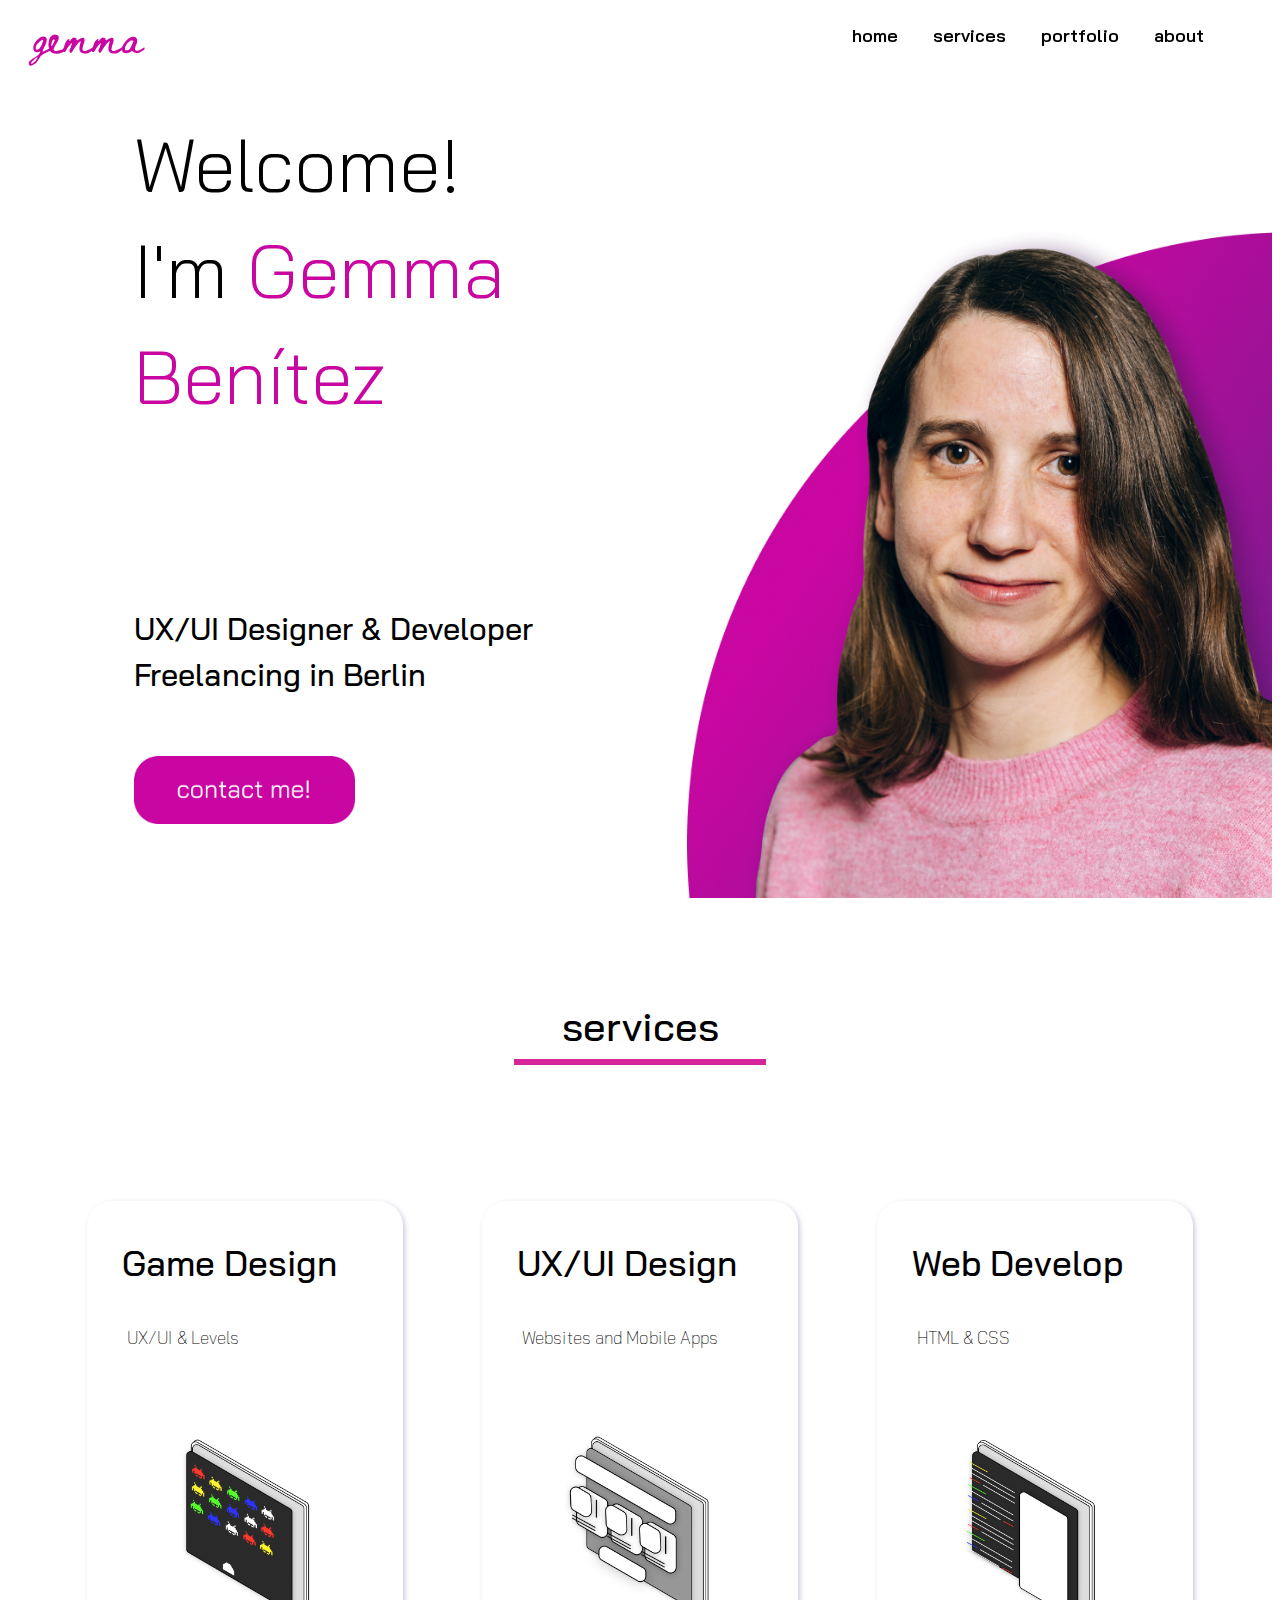
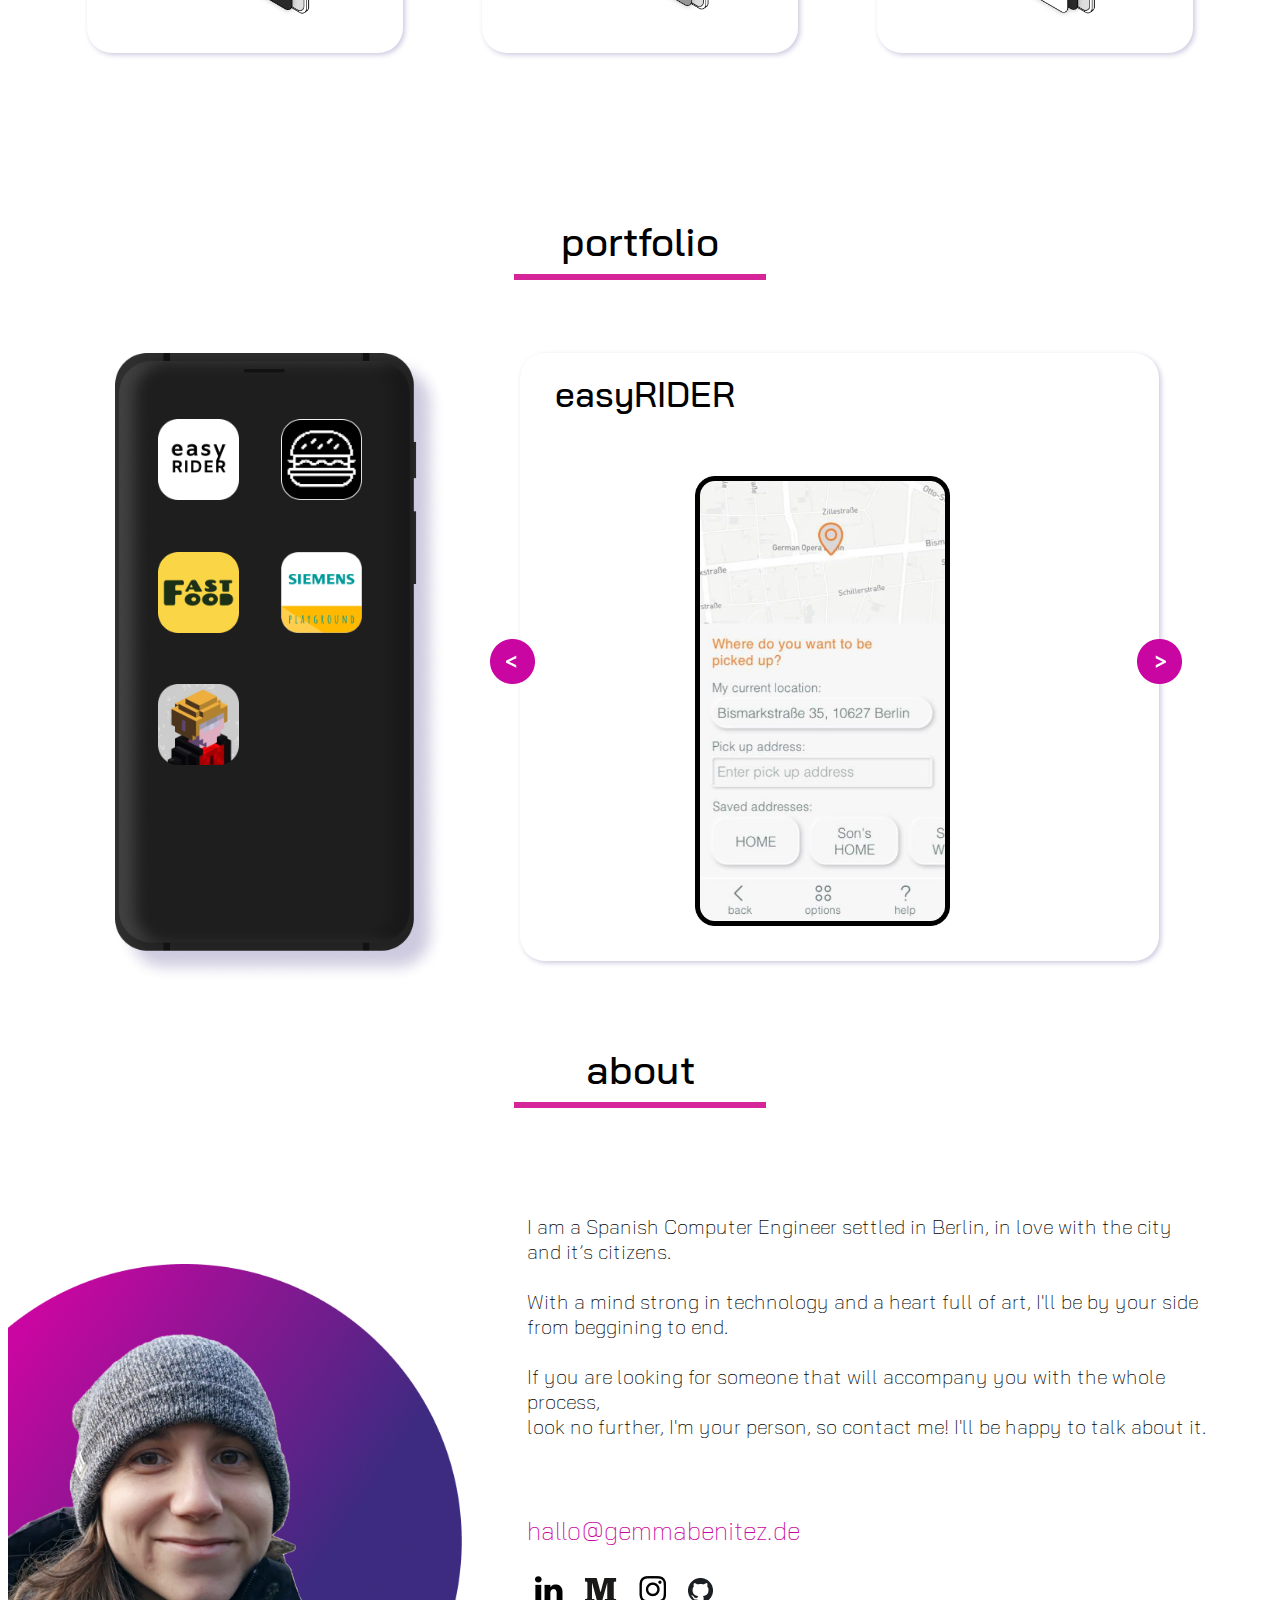
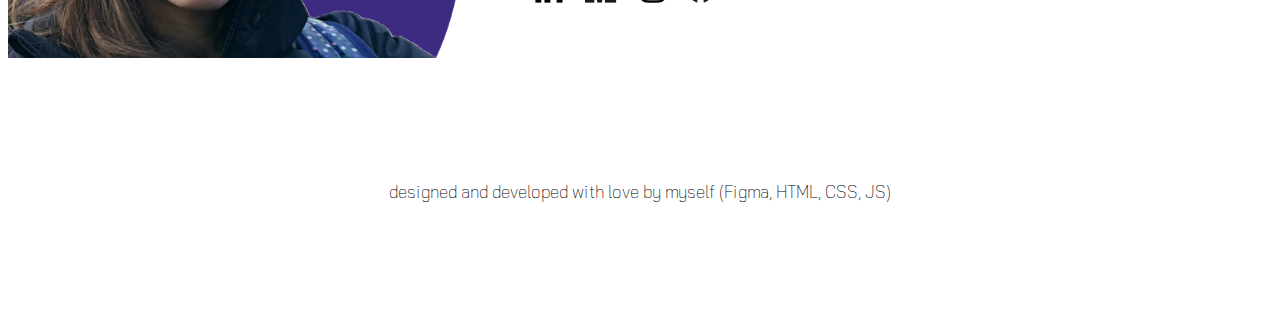
<file: index.html>
<!DOCTYPE html>

<html lang="en">
  <head>
    <title>Gemma Benitez</title>
    <meta charset="utf-8">
    <meta http-equiv="X-UA-Compatible" content="IE=edge">
    <meta name="viewport" content="width=device-width, initial-scale=1">
    <meta name="author" content="Gemma Benitez">
    <meta property="og:title" content="Gemma Benitez Portfolio">
    <meta property="og:description" content="UX/UI Designer & Developer, Freelancing in Berlin looking for new challenges">
    <meta property="og:image" content="http://gemmabenitez.de/media/preview.png">
    <link rel="icon" href="media/favicon-192.png">
    
    <!-- import the webpage's stylesheet -->
    <link rel="stylesheet" href="style.css">
    <link rel="stylesheet" href="https://fonts.googleapis.com/css?family=Poiret+One|Roboto:300&display=swap" >
    <link rel="stylesheet" href="https://fonts.googleapis.com/css2?family=Beth+Ellen&display=swap" >
    <link rel="stylesheet" href="https://fonts.googleapis.com/css2?family=Bai+Jamjuree:wght@200;300;500;600&family=Beth+Ellen&display=swap" >
    
	<script src="script.js" defer></script>

  </head>  
  
  <header>
    <!-- Top Nav -->
    <nav>
      <div id="icon">
        <a href="#linktotop">gemma</a>

      </div>
      <div id="topSocial">
        <a href="#linktotop">home</a>
        <a href="#linktoservices">services</a>      
        <a href="#linktoportfolio">portfolio</a>
        <a href="#linkaboutme">about</a> 
        <!-- <a href="#linktocontat">contact</a> -->
      </div>
    </nav>
  </header>

  <body>
    <!-- BIG TITLE -->
    <a id="linktotop"></a>  
    
    <div id="bigTitleContainer">
      <div id="bigTitleContinerLeft">
        <div id="bigTitle">
          <p>
         Welcome! </br>
         I'm <a href="#linkaboutme" >Gemma Ben&iacutetez</a>
        </p>
       </div>
       <div id="smallTitle">
         <p>
         UX/UI Designer & Developer </br>
         Freelancing in Berlin</br> 
        </p>
        <a href="#linkaboutme"><img src="media/Button.png" alt="contact me!" ></a>
       </div>
     </div>
      <div id="bigimage">
        <img src="media/bigimage.png" alt="Profile Picture" >
      </div>
    </div>

    <!--SERVICES-->
    <a id="linktoservices"></a>
    <span style="display:block; height: 60px;"></span>
    <br />
    <div class="bigContainer">
      <div class="containerTitlePage">
        services
        <hr />
      </div>
      <div class="containerObjects">
        <div class="cardServices">
          <div class="cardServicesTitle">Game Design</br></div>
          <div class="cardServicesDescr">UX/UI & Levels</div>
          <img src="media/gameimage.png">

        </div>
        <div class="cardServices">
          <div class="cardServicesTitle">UX/UI Design</div>
          <div class="cardServicesDescr">Websites and Mobile Apps</div>
          <img src="media/uxuidesignimage.png">

        </div>
        <div class="cardServices">
          <div class="cardServicesTitle">Web Develop</div>          
          <div class="cardServicesDescr">HTML & CSS</div>
          <img src="media/webdevimage.png">

        </div>
      </div>
    </div>

    <!--PORTFOLIO-->
    <a id="linktoportfolio"></a>
    <span style="display:block; height: 60px;"></span>
    <br />
    <div class="bigContainer">
      <div class="containerTitlePage">
            portfolio
          <hr />
      </div>
      <div class="containerProjects">
        <div id="phone">
          <img id="mockup" src="media/Mockup.png">
          <div id="icons">
          <button onclick="apearProject('1')" style="border: 0px"><img id="icon1" src="media/EASYRIDER.png"></button>
          <button onclick="apearProject('2')" style="border: 0px"><img id="icon2" src="media/idba.png"></button>
          <button onclick="apearProject('3')" style="border: 0px"><img id="icon3" src="media/FastFood.png"></button>
          <button onclick="apearProject('4')" style="border: 0px"><img id="icon4" src="media/siemens.png"></button>
          <button onclick="apearProject('5')" style="border: 0px"><img id="icon5" src="media/hologram.png"></button>
        </div>  
        </div>
        <div id="infoProjects">
          <div id="infoProject1" style="display: flex">
            <button onclick="firstProject('1')"><img src="media/before.png" class="beforeProject"></button>
            <button onclick="nextProject('1')"><img src="media/next.png" class="nextProject"></button>
            <div class="projectTitle">
                easyRIDER
            </div>
            <div id="projectText11">
              <img src="media/ERpickup.png">
              <button onclick="firstpage('1','6')"><img src="media/before.png" class="beforePage"></button>
              <button onclick="changepage('1','1')"><img src="media/next.png" class="nextPage"></button>
            </div>
            <div id="projectText12">
              <img src="media/ERdest.png">
              </br>
              <button onclick="beforepage('1','2')"><img src="media/before.png" class="beforePage"></button>
              <button onclick="changepage('1','2')"><img src="media/next.png" class="nextPage"></button>
            </div>
            <div id="projectText13">
              <img src="media/ERdest2.png">
              </br>
              <button onclick="beforepage('1','3')"><img src="media/before.png" class="beforePage"></button>
              <button onclick="changepage('1','3')"><img src="media/next.png" class="nextPage"></button>
            </div>
            <div id="projectText14">
              <img src="media/ERcar.png">
              </br>
              <button onclick="beforepage('1','4')"><img src="media/before.png" class="beforePage"></button>
              <button onclick="changepage('1','4')"><img src="media/next.png" class="nextPage"></button>
            </div>
            <div id="projectText15">
              <img src="media/ERconf.png">
              </br>
              <button onclick="beforepage('1','5')"><img src="media/before.png" class="beforePage"></button>
              <button onclick="changepage('1','5')"><img src="media/next.png" class="nextPage"></button>
            </div>
            <div id="projectText16">
              As a concept case, I created a new ridesharing-service for best ager. </br></br>The app service is meant to provide a solution for seniors to book a ride from A to B. In addition, it would let you combine multiple rides to one trip an also provide cars that meet different user needs.
              </br></br>Stock used: Sketch, InVision Studio.  </br></br></br>
              <a href="http://bit.ly/easyriderapp" target="_blank">
              check the propotype at InVision...</a>
              <button onclick="beforepage('1', '6')"><img src="media/before.png" class="beforePage"></button>
              <button onclick="lastpage('1', '6')"><img src="media/next.png" class="nextPage"></button>
            </div>
          </div>
          <div id="infoProject2">
            <button onclick="beforeProject('2')"><img src="media/before.png" class="beforeProject"></button>
            <button onclick="nextProject('2')"><img src="media/next.png" class="nextProject"></button>
            <div class="projectTitle">Microsite for IDBA</div>
            <div class="projectText">
              In this case, as part of the UX/UI Design Bootcamp at IronHack, the assignment was to design a microsite for any event that we chose. </br></br> I was looking for something that inspired me, as for that I started looking for events that I had already visited in the past. In 2018 I had the opportunity to attend to the Indie Developer Burguer Awards as a representative of the indie studio Kraftum Games and I loved it. The awards are very entertaining and are a great opportunity to meet new people in the game industry. </br></br>
            </br></br>Stock used: Sketch, Principle.  </br></br></br>
              <a href="https://medium.com/@gemmabenitez/a-microsite-for-idba-c7e8e47bf06e?sk=a769d49ba3b8645826614709b53c8abf" target="_blank">
                view full case study at Medium...</a>
            </div>
          </div>
          <div id="infoProject3">
            <button onclick="beforeProject('3')"><img src="media/before.png" class="beforeProject"></button>
            <button onclick="nextProject('3')"><img src="media/next.png" class="nextProject"></button>
            <div class="projectTitle">FastFood</div>
          <div id="projectText31">
            <img src="media/FFLevelCompl.gif" style="border:5px solid black; border-radius:20px">
            <button onclick="firstpage('3','4')"><img src="media/before.png" class="beforePage"></button>
            <button onclick="changepage('3','1')"><img src="media/next.png" class="nextPage"></button>
          </div>
          <div id="projectText32">
            <img src="media/FFhomeScreen.png">
            </br>
            <button onclick="beforepage('3','2')"><img src="media/before.png" class="beforePage"></button>
            <button onclick="changepage('3','2')"><img src="media/next.png" class="nextPage"></button>
          </div>
          <div id="projectText33">
            <img src="media/FFlevelPage.png">
            </br>
            <button onclick="beforepage('3','3')"><img src="media/before.png" class="beforePage"></button>
            <button onclick="changepage('3','3')"><img src="media/next.png" class="nextPage"></button>
          </div>
          <div id="projectText34">
            FastFood is a concept game. </br></br> It is a hyper-casual version of Cooking Fever where one should serve the food as fast as possible and be careful not to serve the wrong order.
            </br></br></br>Stock used: Sketch, Principle.  </br>
            <button onclick="beforepage('3', '4')"><img src="media/before.png" class="beforePage"></button>
            <button onclick="lastpage('3', '4')"><img src="media/next.png" class="nextPage"></button>
          </div>
        </div>
          <div id="infoProject4">
            <button onclick="beforeProject('4')"><img src="media/before.png" class="beforeProject"></button>
            <button onclick="nextProject('4')"><img src="media/next.png" class="nextProject"></button>
            <div class="projectTitle">SiemensPlayground</div>
            <div class="projectText">
              Everything started when Siemens Mobility was building a new type of office, where workers could go to work with their kids. </br> That is when they found the necessity to build an app to entertain the kids and at the same time show what their parents do at work.The app would be installed on the office iPads and used by kids between 4 and 8 years old. </br></br>
              <a href="http://alexandre-mauro.com/" target="_blank">Alexandre Mauro</a> and I team up and started together this 12 days assignment as our las project in the Ironhack UX/UI Bootcamp
            </br></br></br>Stock used: Sketch, Illustrator, Principle. </br></br></br>
            <a href="https://medium.com/@gemmabenitez/siemens-playground-3e081556934f" target="_blank">
              view full case study at Medium...</a>
            </div></div>
          <div id="infoProject5">
            <button onclick="beforeProject'5',('5')"><img src="media/before.png" class="beforeProject"></button>
            <button onclick="lastProject('5','5')"><img src="media/next.png" class="nextProject"></button>
            <div class="projectTitle">Hologram</div>
            <div id="projectText51">
              <img src="media/MainScreen.png" >
              </br>
              <button onclick="firstpage('5','5')"><img src="media/before.png" class="beforePage"></button>
              <button onclick="changepage('5','1')"><img src="media/next.png" class="nextPage"></button>
            </div>
            <div id="projectText52">
              <img src="media/LoadGame.png">
              </br>
              <button onclick="beforepage('5','2')"><img src="media/before.png" class="beforePage"></button>
              <button onclick="changepage('5','2')"><img src="media/next.png" class="nextPage"></button>
            </div>
            <div id="projectText53">
              <img src="media/SettingsAudio.png">
              </br>
              <button onclick="beforepage('5','3')"><img src="media/before.png" class="beforePage"></button>
              <button onclick="changepage('5','3')"><img src="media/next.png" class="nextPage"></button>
            </div>
            <div id="projectText54">
              <img src="media/PauseMenu.png">
              </br>
              <button onclick="beforepage('5','4')"><img src="media/before.png" class="beforePage"></button>
              <button onclick="changepage('5','4')"><img src="media/next.png" class="nextPage"></button>
            </div>
            <div id="projectText55">
              Hologram is a work in progress game where I'm working as UX/UI Design at <a href="http://kraftumgames.com/" target="_blank">KraftumGames</a>. </br></br>
              It is our first retro-futuristic console/PC game that can be classified as an Isometric Voxel-Art Adventure, TBA.
            </br></br></br>Stock used: Sketch, Unity.  </br></br></br>
            <a href="http://hologramthegame.com/" target="_blank">
              check the game's site...</a>
            <button onclick="beforepage('5','5')"><img src="media/before.png" class="beforePage"></button>
            <button onclick="lastpage('5','5')"><img src="media/next.png" class="nextPage"></button>
            </div>
          </div>
        </div>
      </div>
    </div>
      
    <!--ABOUT ME-->
    <a id="linkaboutme"></a>
    <span style="display:block; height: 60px;"></span>
    </br>
    
    <div class="lastContainer">
      <div class="containerTitlePage">
        about
        <hr />
      </div>
      <div class="containerAbout">
        <div id="aboutimage">
          <img src="media/aboutimage.png" alt="Profile Picture" >
        </div>
        <div id="textAbout">
           <p>
            I am a Spanish Computer Engineer settled in Berlin, in love with the city and it’s citizens.</br></br>With a mind strong in technology and a heart full of art, I'll be by your side from beggining to end.</br></br>
            If you are looking for someone that will accompany you with the whole process,</br> look no further, I'm your person, so contact me! I'll be happy to talk about it.
            </br></br>
          </p>
          <div class="contactme">
            <a href="mailto:hallo@gemmabenitez.de" target="_blank">hallo@gemmabenitez.de</a>
            <div>
            </br>            
            <a class="contactmeLink" href="https://www.linkedin.com/in/gemmabenitez/" target="_blank"><img src="media/linkedin.png" ></a>    
            <a class="contactmeLink" href="https://medium.com/@gemmabenitez" target="_blank"><img src="media/medium.png" ></a> 
            <a class="contactmeLink" href="https://www.instagram.com/gemmabenitezde/" target="_blank"><img src="media/insta.png" ></a> 
            <a class="contactmeLink" href="https://github.com/gemmabenitez" target="_blank"><img src="media/github.png" ></a> 
          </div>
          </div>
      </div>

    </div>
    <div id="foot">
    <div id="phoneText">
      <p> Enjoy the full expirience in a large screen</p>
    </div>
    
     <p> designed and developed with love by myself (Figma, HTML, CSS, JS)</p>
     </div>
  </body>


</html>
</file>
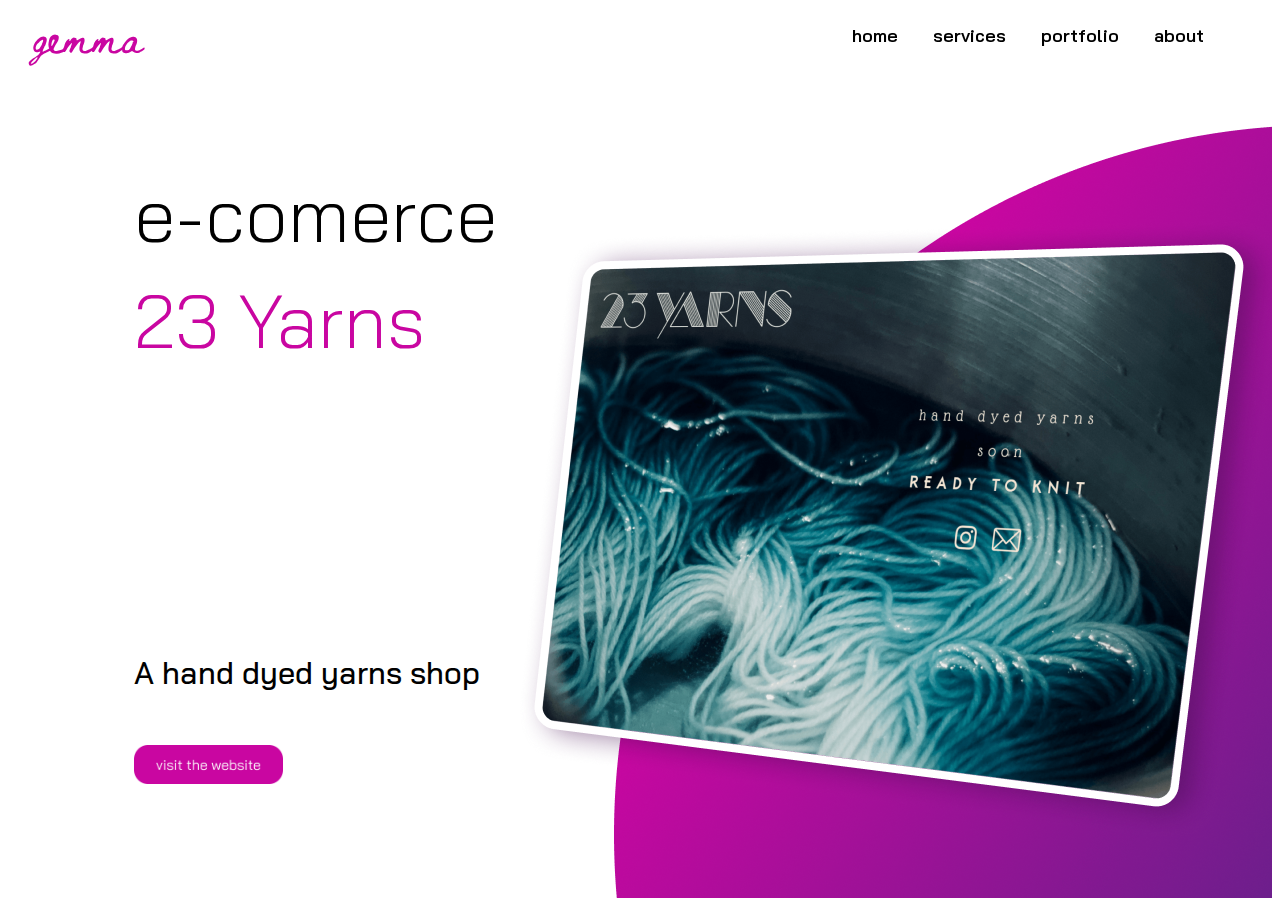
<file: 23yarns.html>
<!DOCTYPE html>

<html lang="en">
  <head>
    <title>Gemma Benitez</title>
    <meta charset="utf-8">
    <meta http-equiv="X-UA-Compatible" content="IE=edge">
    <meta name="viewport" content="width=device-width, initial-scale=1">
    <meta name="author" content="Gemma Benitez">
    <meta property="og:title" content="Gemma Benitez Portfolio">
    <meta property="og:description" content="UX/UI Designer & Developer, Freelancing in Berlin looking for new challenges">
    <meta property="og:image" content="http://gemmabenitez.de/media/preview.png">
    <link rel="icon" href="media/favicon-192.png">
    
    <!-- import the webpage's stylesheet -->
    <link rel="stylesheet" href="style.css">
    <link rel="stylesheet" href="https://fonts.googleapis.com/css?family=Poiret+One|Roboto:300&display=swap" >
    <link rel="stylesheet" href="https://fonts.googleapis.com/css2?family=Beth+Ellen&display=swap" >
    <link rel="stylesheet" href="https://fonts.googleapis.com/css2?family=Bai+Jamjuree:wght@200;300;500;600&family=Beth+Ellen&display=swap" >
    
	<script src="script.js" defer></script>

  </head>  
  
  <header>
    <!-- Top Nav -->
    <nav>
      <div id="icon">
        <a href="index.html#linktotop">gemma</a>

      </div>
      <div id="topSocial">
        <a href="index.html#linktotop">home</a>
        <a href="index.html#linktoservices">services</a>      
        <a href="index.html#linktoportfolio">portfolio</a>
        <a href="index.html#linkaboutme">about</a> 
      </div>
    </nav>
  </header>

  <body>
    <div id="bigTitleContainer">
        <div id="bigTitleContinerLeft">
          <div id="bigTitle">
            <p>
           e-comerce </br>
           <a href="http://23yarns.com" target="_blank">23 Yarns</a>
          </p>
         </div>
         <div id="smallTitle">
           <p>
           A hand dyed yarns shop
          </p>
          <a href="http://23yarns.com" target="_blank"><img src="media/ButtonVisit.png" alt="visit the website!"></a>
         </div>
       </div>
        <div id="bigimage">
          <img src="media/23yarnsbig.png" alt="Profile Picture" >
        </div>
      </div>

  </body>
</html>
</file>
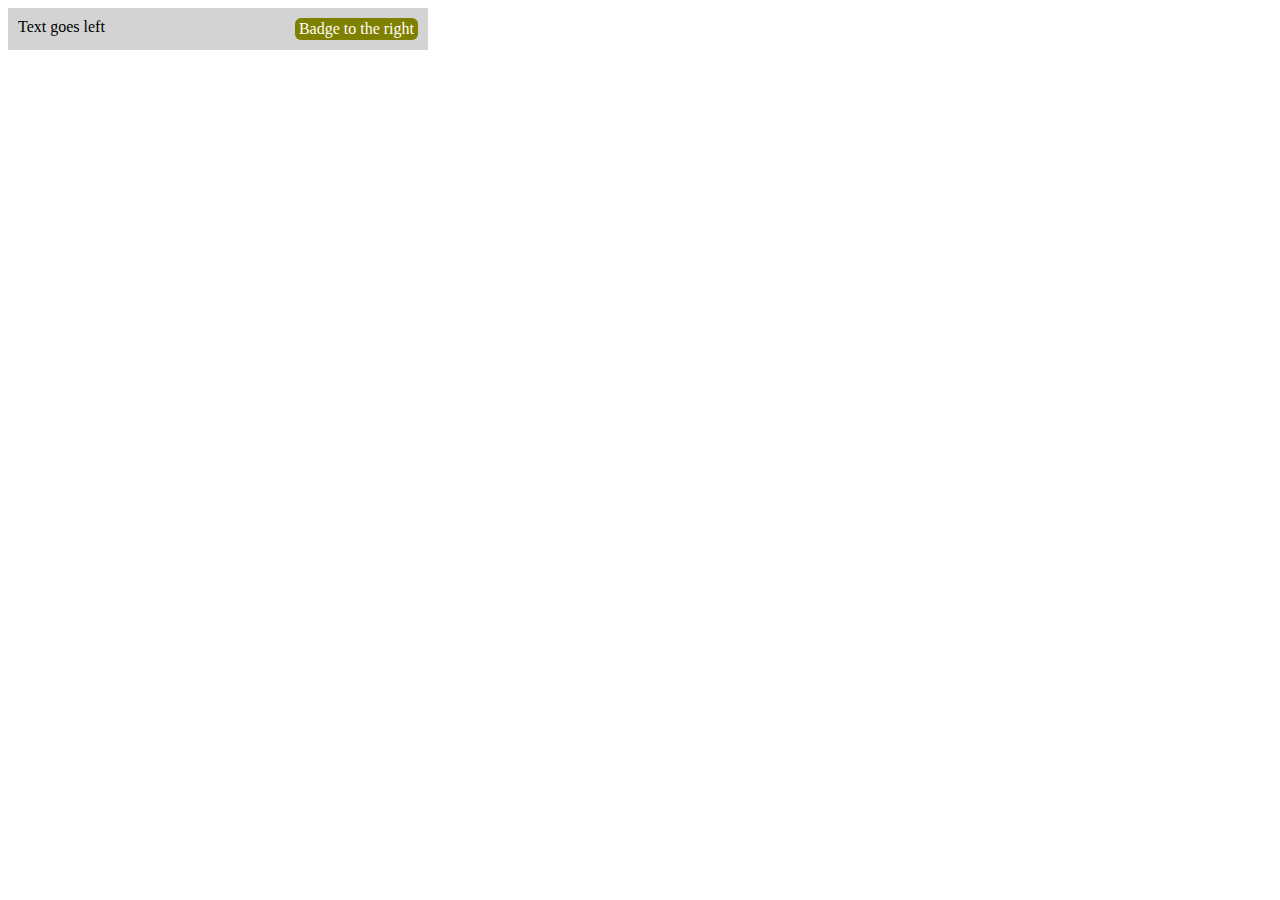
<file: challenge.html>
<!DOCTYPE html>
	<div style="background: lightgrey; padding: 10px; width: 400px; display: flex; justify-content:space-between">
		<div>Text goes left</div>
		<div style="padding: 2px 4px; color: white; border-radius: 6px; background-color: olive;">Badge to the right</div>
    </div>
</file>
<file: style.css>
/* CSS files add styling rules to your content */


html{
  height: 100%;
  scroll-behavior: smooth;
}

img{
  max-width: 100%;
  height: auto;
}
button {
  background: transparent;
  border: none !important;
  font-size:0;
}

.projectimage{
  position: relative;
  height: 100%;
}
.projectimage img {
  max-width: 100%;
  height: 100%;
}

a:link, a:visited, a:active {
  text-decoration: none; color: #C906A1;
  margin-left: auto;
  margin-right: auto;
}
a:hover {
  text-decoration: underline;
}
a.contactmeLink:hover img{
  transform: scale(1.4);
}

header{
  background: white;
  z-index: 99;
}

/* Pink Line */
hr {
  display: block;
  height: 1px;
  border: 0;
  width: 20%;
  border-top: 6px solid #D62598;
  padding: 0;
  margin-top: 0;
}

body {
  font-family: 'Bai Jamjuree';
  font-weight: 200;
  line-height: 25px;
  height: 100%; 
  margin-top: 0px;
  overflow-x: hidden;
}
@media screen and (min-width: 1441px) {
  body {
    font-size: 20px;
  }
}
@media screen and (max-width: 1440px) {
  body {
    font-size: 18px;
  }
}
@media screen and (max-width: 1280px) {
  body {
    font-size: 17px;
  }
}
@media screen and (max-width: 769px) {
  body {
    font-size: 16px;
  }
}
@media screen and (max-width: 450px) {
  body {
    font-size: 14px;
  }
}



/* Start Nav Seccion */
/*!Need to adapt to phone, the menu will change*/
nav {
  display: flex;
  width: 100%;
  margin-left: auto;
  margin-right: auto;
  justify-content: center;
  align-items: center;
  height: 70px;
  position: fixed;
  z-index: 100;
  background: white;
}
@media screen and (min-width: 780px) {
  nav {
    height: 70px;
  }
}
@media screen and (max-width: 769px) {
  nav {
    height: 50px;
  }
}


#icon{
  font-family: 'Beth Ellen';
  flex-grow: 1;
  text-align: left;
  margin-left: 2%;
}
@media screen and (min-width: 1441px) {
  #icon {
    font-size: 36.5px;
  }
}
@media screen and (max-width: 1440px) {
  #icon {
    font-size: 34.5px;
  }
}
@media screen and (max-width: 1280px) {
  #icon {
    font-size: 32.5px;
  }
}
@media screen and (max-width: 769px) {
  #icon {
    font-size: 25px;
  }
}
@media screen and (max-width: 450px) {
  #icon {
    font-size: 22px;
  }
}

#icon a{
  color: #C906A1;
}


#topSocial{
  margin-right: 5%;
  flex-grow: 1;
  text-align: right;
  align-items: flex-start;
  font-family: 'Bai Jamjuree';
  font-weight: 600;
  
}
#topSocial a {
  margin-left: 10px;
  padding-right: 30px;
  color: black;
}
@media screen and (min-width: 1441px) {
  #topSocial{
    font-size: 20px;
  }
  #topSocial a {
    margin-left: 10px;
    padding-right: 30px;
  }
}
@media screen and (max-width: 1440px) {
  #topSocial{
    font-size: 20px;
  }
  #topSocial a {
    margin-left: 10px;
    padding-right: 30px;
  }
}
@media screen and (max-width: 1280px) {
  #topSocial{
    font-size: 18px;
  }
  #topSocial a {
    margin-left: 10px;
    padding-right: 20px;
  }
}
@media screen and (max-width: 769px) {
  #topSocial{
    font-size: 14px;
  }
  #topSocial a {
    margin-left: 10px;
    padding-right: 10px;
  }
}
@media screen and (max-width: 450px) {
  #topSocial{
    display: none;
  }
}

/* End Nav Seccion*/

/*Start Big Name Page */

#bigTitleContainer{
  position: relative;
  height: 100%;
  width: 100%;
  margin-left: auto;
  margin-right: auto;
  display: flex;
  flex-direction: row;
  justify-content: center;
}


#bigTitleContinerLeft{
  flex-grow: 1;
  text-align: left;
  display: flex;
  flex-direction: column;
  margin-left: 10%;
  justify-content: space-around;
}
#bigTitle{
  font-family: 'Bai Jamjuree';
  font-weight: 300;
}
@media screen and (min-width: 1441px) {
  #bigTitle {
    font-size: 90px;
    line-height: 106px;
  }
}
@media screen and (max-width: 1440px) {
  #bigTitle {
    font-size: 80px;
    line-height: 106px;
  }
}
@media screen and (max-width: 1280px) {
  #bigTitle {
    font-size: 75px;
    line-height: 106px;
  }
}
@media screen and (max-width: 769px) {
  #bigTitle {
    font-size: 55px;
    line-height: 76px;
  }
}
@media screen and (max-width: 450px) {
  #bigTitle {
    font-size: 40px;
    line-height: 56px;
  }
}


#smallTitle{
  font-family: 'Bai Jamjuree';
  font-weight: 500;
}
#smallTitle img{
  margin-bottom: 5%;
  margin-top: 5%;
}
@media screen and (min-width: 1441px) {
  #smallTitle {
    font-size: 36.5px;
    line-height: 46px;
  }
}
@media screen and (max-width: 1440px) {
  #smallTitle {
    font-size: 36.5px;
    line-height: 46px;
  }
  #smallTitle img{
    max-width: 40%;
    height: auto;
  }
}
@media screen and (max-width: 1280px) {
  #smallTitle {
    font-size: 30.5px;
    line-height: 46px;;
  }
  #smallTitle img{
    max-width: 40%;
    height: auto;
  }
}
@media screen and (max-width: 769px) {
  #smallTitle {
    font-size: 25px;
    line-height: 46px;
  }
  #smallTitle img{
    max-width: 40%;
    height: auto;
  }
}
@media screen and (max-width: 450px) {
  #smallTitle {
    font-size: 22.5px;
    line-height: 40px;
  }
  #smallTitle img{
    max-width: 40%;
    height: auto;
  }
}


#bigimage{
  flex-grow: 1;
  margin-right: 0px;
  text-align:  right;
  margin-top: auto;
}
@media screen and (max-width: 450px) {
  #bigimage {
    display: none;
  }
}

#bigimage img{
  margin-top:auto;
  margin-right: 0px;
  vertical-align: text-bottom;
  max-width: 100%;
  height: auto;
}

/* End Big Name Page */


/* Start Main Page*/

.bigContainer{
  position: relative;
}
@media screen and (min-width: 601px) {
  .bigContainer{
    height: calc(100% - 170px);
    width: 100%;
    display: grid;
    grid-template-rows: 15% auto;
    grid-row-gap: 6%;
    align-items: center;
  }
}
@media screen and (max-width: 600px) {
  .bigContainer{
    display: flex;
    flex-direction: column;
    justify-content: center;
  }
}
.lastContainer{
  height: 100%;
    width: 100%;
    display: grid;
    grid-template-rows: 15% auto;
    align-items: center;
}

.containerTitlePage{
  font-family: 'Bai Jamjuree';
  font-weight: 500;
  text-align: center;
}
@media screen and (min-width: 1441px) {
  .containerTitlePage {
    font-size: 55px;
    line-height: 81px;
  }
}
@media screen and (max-width: 1440px) {
  .containerTitlePage {
    font-size: 45px;
    line-height: 75px;
  }
}
@media screen and (max-width: 1280px) {
  .containerTitlePage {
    font-size: 40px;
    line-height: 65px;
  }
}
@media screen and (max-width: 769px) {
  .containerTitlePage {
    font-size: 35px;
    line-height: 60px;
  }
}
@media screen and (max-width: 450px) {
  .containerTitlePage {
    font-size: 30px;
    line-height: 56px;
  }
}



.containerObjects{
  display: flex;
}

.cardServicesTitle{
  font-family: 'Bai Jamjuree';
  font-weight: 500;
  align-self: flex-start;
}

.cardServices{
  position: relative;
  z-index: 1;
}

@media screen and (max-width: 1024px) {
  .cardServicesTitle{
    font-size: 30px;
    line-height: 44px;
    padding: 40px 35px;
  }
}
@media screen and (min-width: 601px) {
  .containerObjects{
    flex-direction: row;
    justify-content: space-evenly;
  }
  .cardServicesTitle{
    font-size: 35px;
    line-height: 44px;
    padding: 40px 35px;
  }
  .cardServices{
    box-shadow: 2px 2px 5px rgba(61, 43, 129, 0.25);
    border-radius: 25px;
    height: 85%;
    width: 25%;
  }
}
@media screen and (max-width: 600px) {
  .containerObjects{
    flex-direction: column;
    justify-content: space-evenly;
  }
  .cardServicesTitle{
    font-size: 25px;
    line-height: 25px;
    padding: 40px 35px;
  }
  .cardServices{
    height: auto;
    width: 80%;
    margin: auto; 
  }
}

.cardServicesDescr{
  
  padding-left: 40px; 
  padding-bottom: 50px;
  z-index: 3;
}

.cardServices img{
  text-align: center;
  z-index: 2;
  /*position: absolute;*/
  max-width: 80%;
  height: auto;
  margin: auto;
  display: block;
}


.containerProjects{
  display: grid;
  grid-template-columns: 40.5% auto;
}
@media screen and (max-width: 600px) {
  .containerProjects {
    display: block;
  }
}

#phone {
  position: relative;
  justify-self: center;
}
@media screen and (max-width: 600px) {
  #phone {
    display: none;
  }
}

#mockup {
  height: 70vmin;
  margin-left: 5%;
} 

#icon1{
  position: absolute;
  top: 10%;
  left: 18%;
  height: 9vmin;
  width: auto;
}
#icon2{
  position: absolute;
  top: 10%;
  left: 55%;
  height: 9vmin;
  width: auto;
}
#icon3{
  position: absolute;
  top: 30%;
  left: 18%;
  height: 9vmin;
  width: auto;
}
#icon4{
  position: absolute;
  top: 30%;
  left: 55%;
  height: 9vmin;
  width: auto;
}
#icon5{
  position: absolute;
  top: 50%;
  left: 18%;
  height: 9vmin;
  width: auto;
}

#icon1:hover,#icon2:hover,#icon3:hover,#icon4:hover,#icon5:hover {
  transform: scale(1.3); 
}
#icon1:active, #icon2:active, #icon3:active, #icon4:active, #icon5:active {
  transform: translateY(3px);
}


#infoProjects {
  position: relative;
  font-size: 16px;
  line-height: 20px;
}

#infoProject1, #infoProject2, #infoProject3, #infoProject4, #infoProject5 {
  display: none;
  flex-direction: column;
  box-shadow: 2px 2px 5px rgba(61, 43, 129, 0.25);
  border-radius: 25px;
  height: 92%;
  width: 85%;
  margin-right: auto;
}


@media screen and (max-width: 600px) {
  #infoProject1, #infoProject2, #infoProject3, #infoProject4, #infoProject5 {
    margin: auto;
  }
}

.projectTitle{
  font-family: 'Bai Jamjuree';
  font-weight: 500;
  text-align: left;
  padding: 15px 35px 20px 35px;
}

.projectText{
  font-weight: 200;
  text-align: left;
  padding: 20px 55px 20px 35px;
  max-width: 700px;
}

@media screen and (min-width: 601px) {
  .projectTitle{
    font-size: 35px;
    line-height: 44px;
  }
  #infoProjects{
    font-size: 20px;
    line-height: 25px;
  }
  
}
@media screen and (max-width: 600px) {
  .projectTitle{
    font-size: 25px;
    line-height: 25px;
  }
  #infoProjects {
    font-size: 16px;
    line-height: 20px;
  }
}


.projectText img{
  padding: 40px 0px;
  max-width: 100%;
  height: auto;
}

#projectText11, #projectText31, #projectText51{
  padding: 40px 35px;
  display: block;
  text-align: center;
}

#projectText12, #projectText13, #projectText14, #projectText15, #projectText32, #projectText33, #projectText52, #projectText53, #projectText54{
  padding: 40px 35px;
  display: none;
  text-align: center;
}
#projectText16, #projectText34, #projectText55{
  text-align: left;
  padding: 40px 35px;
  max-width: 700px;
  display: none;
}

#projectText11 img, #projectText12 img, #projectText13 img, #projectText14 img, #projectText15 img, #projectText31 img, #projectText32 img, #projectText33 img{
  max-height: 50vmin;
}

.nextPage{
  position: absolute;
  right: 12%;
  bottom: 50%;
}
.beforePage{
  position: absolute;
  right: 98%;
  bottom: 50%;
}

@media screen and (max-width: 600px) {

  #projectText11, #projectText31, #projectText51{
    display: none;
  }
  #projectText16, #projectText34, #projectText55{
    text-align: left;
    padding: 40px 35px;
    max-width: 700px;
    display: block;
  }
  .nextPage, .beforePage{
    display: none;
  }
  #infoProject1 img, #infoProject2 img, #infoProject3 img, #infoProject4 img, #infoProject5 img{
    height: 7vmin;
  }
}

.nextProject, .beforeProject{
  display: none;
}
@media screen and (max-width: 600px) {
  .nextProject{
    position: absolute;
    right: 2%;

    display: block;
  }
  .beforeProject{
    position: absolute;
    right: 90%;
 
    display: block;
  }
}

@media screen and (min-width: 601px) {
  .containerAbout{
    display: flex;
  }
}
@media screen and (max-width: 600px) {
  .containerAbout{
    display: flex;
    flex-wrap: wrap-reverse;
  }
}


#textAbout{
  font-family: 'Bai Jamjuree';
  font-weight: 200;
  font-size: 20px;
  line-height: 25px;
  text-align: left;
  padding-left: 5%;
  padding-right: 5%;
  margin-right: auto;
  flex-grow: 1;
}
@media screen and (max-width: 600px) {
  #textAbout{
    font-size: 16px;
    line-height: 20px;
  }
}

#aboutimage{
  flex-grow: 1;
  margin-left: 0px;
  text-align:  left;
  margin-top: auto;
}

#aboutimage img{
  max-width: 100%;
  height: auto;
}


.contactme {
  width: 100%;
  margin-left: auto;
  margin-right: auto;
  margin-bottom: 50px;
  font-family: 'Bai Jamjuree';
  font-weight: 200;
  font-size: 25px;
  text-align: left;
  padding-top: 5%;
}
.contactme img{
  max-width: 100%;
    height: auto;
  padding: 8px;
}

/* End About Me Page*/


footer {
  width: 100%;
  margin-left: auto;
  margin-right: auto;
  display: flex;
  justify-content: center;
  align-items: center;
  flex-direction: column;
  margin-top: 10px;
  margin-bottom: 50px;
  padding-left: 5%;
  padding-right: 5%;
}

#foot {
  margin-left: auto;
  margin-right: auto;
  display: flex;
  justify-content: center;
  align-items: center;
  flex-direction: column;
  margin-top: 10px;
  margin-bottom: 50px;
  padding-left: 5%;
  padding-right: 5%;
}

@media screen and (min-width: 601px) {
  #phoneText {
  display: none;
}
}
</file>
